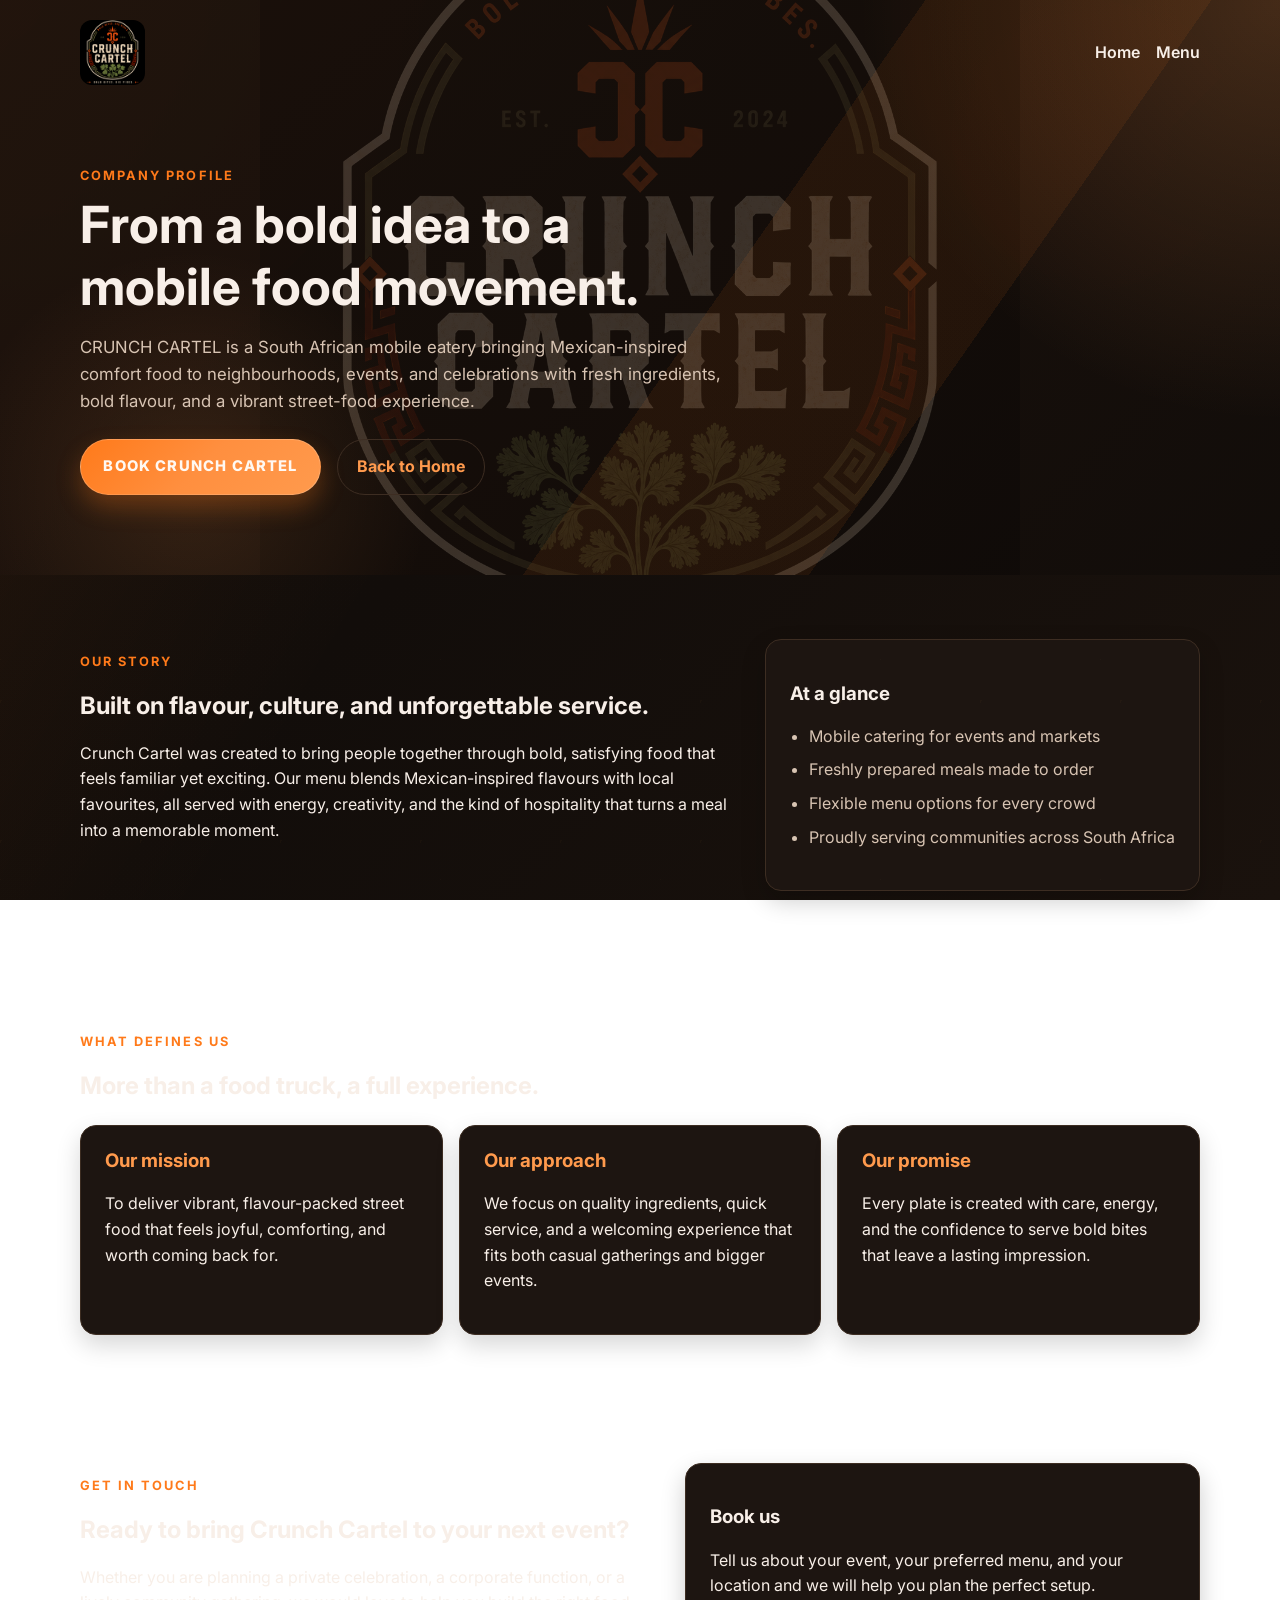
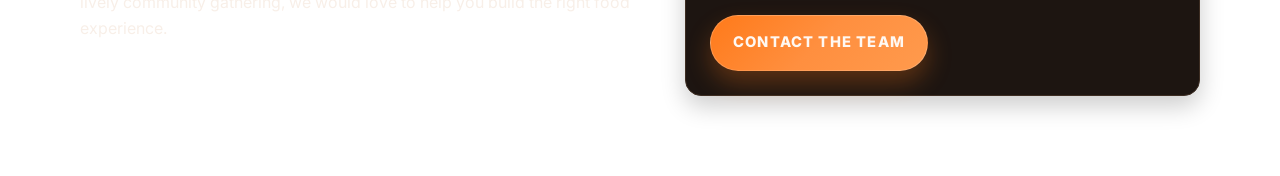
<file: company-profile.html>
<!DOCTYPE html>
<html lang="en">
  <head>
    <meta charset="UTF-8" />
    <meta name="viewport" content="width=device-width, initial-scale=1.0" />
    <title>Company Profile | CRUNCH CARTEL</title>
    <meta
      name="description"
      content="Learn more about CRUNCH CARTEL, our story, mission, and the experience we bring to events and communities."
    />
    <link rel="preconnect" href="https://fonts.googleapis.com" />
    <link rel="preconnect" href="https://fonts.gstatic.com" crossorigin />
    <link
      href="https://fonts.googleapis.com/css2?family=Inter:wght@400;500;600;700;800&display=swap"
      rel="stylesheet"
    />
    <link rel="stylesheet" href="styles.css" />
  </head>
  <body>
    <header class="hero profile-hero">
      <div class="hero-logo-background" aria-hidden="true">
        <img src="images/logo/CRUNCH CARTEL logo.png" alt="" />
      </div>
      <nav class="nav container">
        <a href="index.html" class="brand brand-logo">
          <img src="images/logo/CRUNCH CARTEL logo.png" alt="CRUNCH CARTEL" />
        </a>
        <div class="nav-links">
          <a href="index.html" class="nav-link">Home</a>
          <a href="index.html#products" class="nav-link">Menu</a>
        </div>
      </nav>

      <div class="hero-content container" id="home">
        <div>
          <p class="eyebrow">Company Profile</p>
          <h1>From a bold idea to a mobile food movement.</h1>
          <p class="hero-text">
            CRUNCH CARTEL is a South African mobile eatery bringing Mexican-inspired comfort food to neighbourhoods, events, and celebrations with fresh ingredients, bold flavour, and a vibrant street-food experience.
          </p>
          <div class="hero-actions">
            <button type="button" class="btn btn-primary" data-open-contact-modal>Book Crunch Cartel</button>
            <a href="index.html" class="btn btn-secondary">Back to Home</a>
          </div>
        </div>
      </div>
    </header>

    <main>
      <section class="about container">
        <div>
          <p class="eyebrow">Our story</p>
          <h2>Built on flavour, culture, and unforgettable service.</h2>
          <p>
            Crunch Cartel was created to bring people together through bold, satisfying food that feels familiar yet exciting. Our menu blends Mexican-inspired flavours with local favourites, all served with energy, creativity, and the kind of hospitality that turns a meal into a memorable moment.
          </p>
        </div>
        <div class="info-block">
          <h3>At a glance</h3>
          <ul class="profile-list">
            <li>Mobile catering for events and markets</li>
            <li>Freshly prepared meals made to order</li>
            <li>Flexible menu options for every crowd</li>
            <li>Proudly serving communities across South Africa</li>
          </ul>
        </div>
      </section>

      <section class="products container" id="profile-highlights">
        <div class="section-heading">
          <p class="eyebrow">What defines us</p>
          <h2>More than a food truck, a full experience.</h2>
        </div>

        <div class="profile-grid">
          <article class="profile-card">
            <h3>Our mission</h3>
            <p>To deliver vibrant, flavour-packed street food that feels joyful, comforting, and worth coming back for.</p>
          </article>

          <article class="profile-card">
            <h3>Our approach</h3>
            <p>We focus on quality ingredients, quick service, and a welcoming experience that fits both casual gatherings and bigger events.</p>
          </article>

          <article class="profile-card">
            <h3>Our promise</h3>
            <p>Every plate is created with care, energy, and the confidence to serve bold bites that leave a lasting impression.</p>
          </article>
        </div>
      </section>

      <section class="contact container" id="contact">
        <div>
          <p class="eyebrow">Get in touch</p>
          <h2>Ready to bring Crunch Cartel to your next event?</h2>
          <p>
            Whether you are planning a private celebration, a corporate function, or a lively community gathering, we would love to help you build the right food experience.
          </p>
        </div>
        <div class="contact-card">
          <h3>Book us</h3>
          <p>Tell us about your event, your preferred menu, and your location and we will help you plan the perfect setup.</p>
          <button type="button" class="btn btn-primary" data-open-contact-modal>Contact the team</button>
        </div>
      </section>
    </main>

    <div class="modal-backdrop" id="contact-modal" aria-hidden="true">
      <div class="modal-card" role="dialog" aria-modal="true" aria-labelledby="contact-modal-title">
        <button type="button" class="modal-close" aria-label="Close contact details" data-close-contact-modal>×</button>
        <p class="eyebrow">Contact details</p>
        <h3 id="contact-modal-title">Reach the Crunch Cartel team</h3>
        <p class="modal-copy">We would love to help with your next event, market, or celebration.</p>
        <div class="modal-details">
          <p><strong>Phone:</strong> +27 63 963 9162</p>
          <p><strong>Location:</strong> 87 8th Street, Menlo Park, Pretoria</p>
          <p><strong>Email:</strong> bruce@crunchcartel.co.za</p>
        </div>
        <button type="button" class="btn btn-primary" data-close-contact-modal>Close</button>
      </div>
    </div>

    <script src="app.js"></script>
  </body>
</html>
</file>
<file: styles.css>
:root {
  --bg: #120d0a;
  --surface: #1d1511;
  --primary: #ff7a1a;
  --primary-dark: #ff9a4d;
  --text: #f8efe8;
  --muted: #d8c4b3;
  --border: #3d2d22;
}

* {
  box-sizing: border-box;
}

body {
  margin: 0;
  font-family: 'Inter', sans-serif;
  color: var(--text);
  background:
    radial-gradient(circle at top left, rgba(255, 122, 26, 0.16), transparent 28%),
    radial-gradient(circle at 85% 15%, rgba(255, 154, 77, 0.13), transparent 24%),
    linear-gradient(120deg, rgba(255, 122, 26, 0.08), transparent 40%),
    linear-gradient(135deg, #150f0b 0%, #120d0a 45%, #1a120d 100%);
  background-attachment: fixed;
  line-height: 1.6;
  position: relative;
  overflow-x: hidden;
}

body::before {
  content: "";
  position: fixed;
  inset: 0;
  pointer-events: none;
  background-image:
    linear-gradient(120deg, rgba(255, 122, 26, 0.06) 0 2px, transparent 2px 100%),
    linear-gradient(30deg, rgba(255, 154, 77, 0.05) 0 1px, transparent 1px 100%);
  background-size: 140px 140px, 220px 220px;
  mix-blend-mode: screen;
  opacity: 0.45;
}

body.modal-open {
  overflow: hidden;
}

img {
  max-width: 100%;
  display: block;
}

.container {
  width: min(1120px, calc(100% - 2rem));
  margin: 0 auto;
}

.hero {
  background:
    radial-gradient(circle at top right, rgba(255, 154, 77, 0.2), transparent 30%),
    linear-gradient(135deg, rgba(32, 20, 13, 0.96), rgba(18, 13, 10, 0.98));
  padding-bottom: 4rem;
  position: relative;
  overflow: hidden;
}

.hero::after {
  content: "";
  position: absolute;
  inset: 0;
  pointer-events: none;
  background:
    linear-gradient(125deg, transparent 0 55%, rgba(255, 122, 26, 0.08) 55% 72%, transparent 72% 100%),
    radial-gradient(circle at 15% 85%, rgba(255, 154, 77, 0.12), transparent 20%);
}

.hero-logo-background {
  position: absolute;
  inset: 0;
  display: flex;
  align-items: center;
  justify-content: center;
  pointer-events: none;
  z-index: 0;
  opacity: 0.16;
  overflow: hidden;
}

.hero-logo-background img {
  width: min(78vw, 760px);
  max-width: 760px;
  height: auto;
  object-fit: contain;
  filter: saturate(0.85) contrast(1.05);
  transform: translateY(6px) rotate(0deg);
}

.nav,
.hero-content {
  position: relative;
  z-index: 1;
}

.nav {
  display: flex;
  justify-content: space-between;
  align-items: center;
  padding: 1.25rem 0;
}

.brand {
  font-weight: 800;
  font-size: 1.1rem;
  color: var(--primary-dark);
  text-decoration: none;
}

.brand-logo img {
  height: 65px;
  width: auto;
  display: block;
  border-radius: 12px;
}

.nav-link {
  color: var(--text);
  text-decoration: none;
  font-weight: 600;
}

.hero-content {
  display: grid;
  grid-template-columns: 1.2fr 0.8fr;
  gap: 2rem;
  align-items: center;
  padding: 3rem 0 1rem;
}

.eyebrow {
  color: var(--primary);
  font-weight: 700;
  text-transform: uppercase;
  letter-spacing: 0.16em;
  font-size: 0.8rem;
  margin-bottom: 0.5rem;
}

h1,
h2,
h3 {
  line-height: 1.2;
}

h1 {
  font-size: clamp(2rem, 4vw, 3.3rem);
  margin: 0 0 1rem;
}

.hero-text {
  font-size: 1.05rem;
  color: var(--muted);
  max-width: 650px;
}

.hero-actions {
  display: flex;
  gap: 1rem;
  flex-wrap: wrap;
  margin-top: 1.5rem;
}

.btn {
  display: inline-block;
  padding: 0.9rem 1.2rem;
  text-decoration: none;
  border-radius: 999px;
  font-weight: 700;
}

.btn-primary {
  background: var(--primary);
  color: white;
}

.profile-hero .btn-primary {
  background: linear-gradient(135deg, var(--primary) 0%, #ff8f3f 50%, var(--primary-dark) 100%);
  color: #fff8f2;
  font-weight: 800;
  letter-spacing: 0.08em;
  text-transform: uppercase;
  font-size: 0.92rem;
  padding: 0.95rem 1.4rem;
  box-shadow: 0 12px 24px rgba(255, 122, 26, 0.28);
  border: 1px solid rgba(255, 255, 255, 0.18);
  transition: transform 0.2s ease, box-shadow 0.2s ease, filter 0.2s ease;
}

.profile-hero .btn-primary:hover,
.profile-hero .btn-primary:focus-visible {
  transform: translateY(-2px);
  box-shadow: 0 16px 30px rgba(255, 122, 26, 0.35);
  filter: brightness(1.05);
}

.contact-card .btn-primary,
.contact-card .btn-primary:hover,
.contact-card .btn-primary:focus-visible {
  background: linear-gradient(135deg, var(--primary) 0%, #ff8f3f 50%, var(--primary-dark) 100%);
  color: #fff8f2;
  font-weight: 800;
  letter-spacing: 0.08em;
  text-transform: uppercase;
  font-size: 0.92rem;
  padding: 0.95rem 1.4rem;
  box-shadow: 0 12px 24px rgba(255, 122, 26, 0.28);
  border: 1px solid rgba(255, 255, 255, 0.18);
  transition: transform 0.2s ease, box-shadow 0.2s ease, filter 0.2s ease;
}

.contact-card .btn-primary:hover,
.contact-card .btn-primary:focus-visible {
  transform: translateY(-2px);
  box-shadow: 0 16px 30px rgba(255, 122, 26, 0.35);
  filter: brightness(1.05);
}

.btn-secondary {
  background: transparent;
  color: var(--primary-dark);
  border: 1px solid var(--border);
}

button.btn {
  border: 0;
  cursor: pointer;
  font: inherit;
}

.modal-backdrop {
  position: fixed;
  inset: 0;
  background: rgba(8, 5, 3, 0.75);
  display: flex;
  align-items: center;
  justify-content: center;
  padding: 1rem;
  z-index: 1000;
  opacity: 0;
  visibility: hidden;
  transition: opacity 0.2s ease, visibility 0.2s ease;
}

.modal-backdrop.open {
  opacity: 1;
  visibility: visible;
}

.modal-card {
  width: min(460px, 100%);
  background: var(--surface);
  border: 1px solid var(--border);
  border-radius: 1rem;
  padding: 1.5rem;
  box-shadow: 0 20px 45px rgba(0, 0, 0, 0.32);
  position: relative;
}

.modal-close {
  position: absolute;
  top: 0.75rem;
  right: 0.75rem;
  border: 0;
  background: transparent;
  color: var(--text);
  font-size: 1.5rem;
  cursor: pointer;
}

.modal-copy {
  color: var(--muted);
  margin-bottom: 1rem;
}

.modal-details {
  display: grid;
  gap: 0.4rem;
  margin-bottom: 1.25rem;
}

.info-block,
.contact-card,
.product-card {
  background: var(--surface);
  border: 1px solid var(--border);
  border-radius: 1rem;
  box-shadow: 0 10px 25px rgba(0, 0, 0, 0.2);
}

.about,
.products,
.gallery,
.contact {
  padding: 4rem 0;
}

.about {
  display: grid;
  grid-template-columns: 1.2fr 0.8fr;
  gap: 2rem;
}

.info-block,
.contact-card {
  padding: 1.5rem;
}

.section-heading {
  margin-bottom: 1.5rem;
}

.product-grid {
  display: grid;
  grid-template-columns: repeat(2, minmax(0, 1fr));
  gap: 1rem;
}

.product-card {
  padding: 1.5rem;
}

.menu-section {
  margin-bottom: 3rem;
}

.menu-category {
  font-size: 1.5rem;
  color: var(--primary);
  margin-bottom: 1.5rem;
  margin-top: 0;
  font-weight: 700;
  text-transform: uppercase;
  letter-spacing: 0.08em;
}

.menu-item {
  display: grid;
  grid-template-columns: 300px 1fr;
  gap: 1.5rem;
  background: var(--surface);
  border: 1px solid var(--border);
  border-radius: 1rem;
  padding: 1.5rem;
  margin-bottom: 1rem;
  align-items: start;
}

.menu-item-image {
  width: 100%;
  min-height: 220px;
  max-height: 260px;
  object-fit: cover;
  border-radius: 1rem;
  box-shadow: 0 10px 18px rgba(0, 0, 0, 0.16);
}

.menu-item-details {
  display: grid;
  gap: 1rem;
}

.menu-image-carousel {
  position: relative;
  width: 100%;
  min-height: 260px;
  border-radius: 1rem;
  overflow: hidden;
  outline: none;
}

.menu-image-carousel:focus {
  box-shadow: 0 0 0 3px rgba(255, 122, 26, 0.45);
}

.menu-carousel-image {
  position: absolute;
  inset: 0;
  width: 100%;
  height: 100%;
  object-fit: cover;
  opacity: 0;
  transition: opacity 0.8s ease;
}

.menu-carousel-image.active {
  opacity: 1;
}

.menu-item-details {
  display: grid;
  gap: 1rem;
}

.menu-item h4 {
  margin: 0 0 0.5rem 0;
  color: var(--text);
  font-size: 1.1rem;
}

.menu-header-row {
  display: flex;
  justify-content: space-between;
  align-items: center;
  gap: 1rem;
  margin-bottom: 0.25rem;
}

.catalog-price {
  display: inline-flex;
  align-items: center;
  justify-content: center;
  padding: 0.45rem 0.8rem;
  border-radius: 999px;
  background: rgba(255, 122, 26, 0.16);
  color: var(--primary-dark);
  font-weight: 800;
  white-space: nowrap;
}

.catalog-note {
  margin: 0;
  color: var(--muted);
  font-size: 0.92rem;
}

.menu-category-description,
.menu-description {
  margin: 0.5rem 0 1rem 0;
  color: var(--muted);
  font-size: 0.95rem;
}

.menu-meta {
  display: grid;
  grid-template-columns: minmax(0, 1.6fr) minmax(220px, 0.9fr);
  gap: 1.5rem;
  align-items: start;
}

.menu-filling-group {
  background: rgba(255, 255, 255, 0.08);
  border: 1px solid rgba(255, 122, 26, 0.18);
  border-radius: 1rem;
  padding: 1rem;
  box-shadow: 0 12px 24px rgba(0, 0, 0, 0.08);
}

.menu-filling-group .menu-filling {
  margin-bottom: 0.75rem;
  color: var(--text);
}

.menu-filling-group .menu-options {
  display: grid;
  gap: 0.5rem;
}

.menu-category-description,
.menu-description {
  margin: 0.5rem 0 1rem 0;
  color: var(--muted);
  font-size: 0.95rem;
}

.menu-toppings,
.menu-options,
.menu-extras {
  list-style: none;
  padding: 0;
  margin: 0.75rem 0;
  display: grid;
  grid-template-columns: repeat(2, 1fr);
  gap: 0.5rem;
}

.menu-toppings li,
.menu-options li,
.menu-extras li {
  font-size: 0.9rem;
  color: var(--muted);
  padding-left: 1.25rem;
  position: relative;
}

.menu-toppings li::before,
.menu-options li::before,
.menu-extras li::before {
  content: "•";
  position: absolute;
  left: 0;
  color: var(--primary);
  font-weight: 700;
}

.menu-filling {
  margin: 1rem 0 0.5rem 0;
  font-size: 0.95rem;
  color: var(--text);
}

.menu-extras {
  background: var(--surface);
  border: 1px solid var(--border);
  border-radius: 1rem;
  padding: 1.5rem;
}

.gallery-grid {
  display: grid;
  grid-template-columns: repeat(3, minmax(0, 1fr));
  gap: 1rem;
}

.gallery-grid img {
  width: 100%;
  height: 240px;
  object-fit: cover;
  border-radius: 1rem;
  box-shadow: 0 10px 25px rgba(0, 0, 0, 0.08);
  cursor: pointer;
  transition: transform 0.2s ease, box-shadow 0.2s ease;
}

.gallery-grid img:hover {
  transform: translateY(-3px);
  box-shadow: 0 14px 32px rgba(0, 0, 0, 0.12);
}

.lightbox {
  position: fixed;
  inset: 0;
  background: rgba(18, 12, 10, 0.9);
  display: none;
  align-items: center;
  justify-content: center;
  padding: 1.5rem;
  z-index: 1000;
}

.lightbox.open {
  display: flex;
}

.lightbox img {
  max-width: 100%;
  max-height: 85vh;
  object-fit: contain;
  border-radius: 1rem;
}

.lightbox-close {
  position: absolute;
  top: 1rem;
  right: 1rem;
  border: none;
  background: white;
  color: var(--text);
  width: 42px;
  height: 42px;
  border-radius: 50%;
  font-size: 1.5rem;
  cursor: pointer;
}

.contact {
  display: grid;
  grid-template-columns: 1fr 0.9fr;
  gap: 2rem;
  padding-bottom: 5rem;
}

.nav-links {
  display: flex;
  gap: 1rem;
  align-items: center;
}

.profile-grid {
  display: grid;
  grid-template-columns: repeat(3, minmax(0, 1fr));
  gap: 1rem;
}

.profile-card {
  background: var(--surface);
  border: 1px solid var(--border);
  border-radius: 1rem;
  padding: 1.5rem;
  box-shadow: 0 10px 25px rgba(0, 0, 0, 0.16);
}

.profile-card h3 {
  margin-top: 0;
  color: var(--primary-dark);
}

.profile-list {
  padding-left: 1.2rem;
  color: var(--muted);
}

.profile-list li + li {
  margin-top: 0.5rem;
}

@media (max-width: 900px) {
  .hero-content,
  .about,
  .contact {
    grid-template-columns: 1fr;
  }

  .hero-content {
    padding-top: 2rem;
  }

  .menu-item {
    grid-template-columns: 1fr;
  }

  .menu-image-carousel {
    min-height: 220px;
  }

  .menu-meta {
    grid-template-columns: 1fr;
  }

  .gallery-grid {
    grid-template-columns: repeat(2, minmax(0, 1fr));
  }
}

@media (max-width: 760px) {
  .container {
    width: min(100% - 1.25rem, 1120px);
  }

  .nav {
    flex-wrap: wrap;
    gap: 0.75rem;
  }

  .brand-logo img {
    height: 52px;
  }

  .hero {
    padding-bottom: 3rem;
  }

  .hero-actions {
    flex-direction: column;
    align-items: stretch;
  }

  .btn {
    text-align: center;
  }

  .about,
  .products,
  .gallery,
  .contact {
    padding: 3rem 0;
  }

  .menu-item {
    padding: 1rem;
  }

  .menu-toppings,
  .menu-options,
  .menu-extras {
    grid-template-columns: 1fr;
  }

  .gallery-grid,
  .profile-grid {
    grid-template-columns: 1fr;
  }
}

@media (max-width: 560px) {
  body {
    font-size: 15px;
  }

  .container {
    width: calc(100% - 1rem);
  }

  .hero-content {
    padding: 1.5rem 0 0.5rem;
  }

  h1 {
    font-size: clamp(1.8rem, 8vw, 2.4rem);
  }

  .hero-text {
    font-size: 0.98rem;
  }

  .info-block,
  .contact-card,
  .menu-filling-group,
  .menu-extras {
    padding: 1rem;
  }

  .gallery-grid img {
    height: 190px;
  }

  .menu-item h4 {
    font-size: 1rem;
  }

  .menu-header-row {
    flex-direction: column;
    align-items: flex-start;
  }
}
</file>
